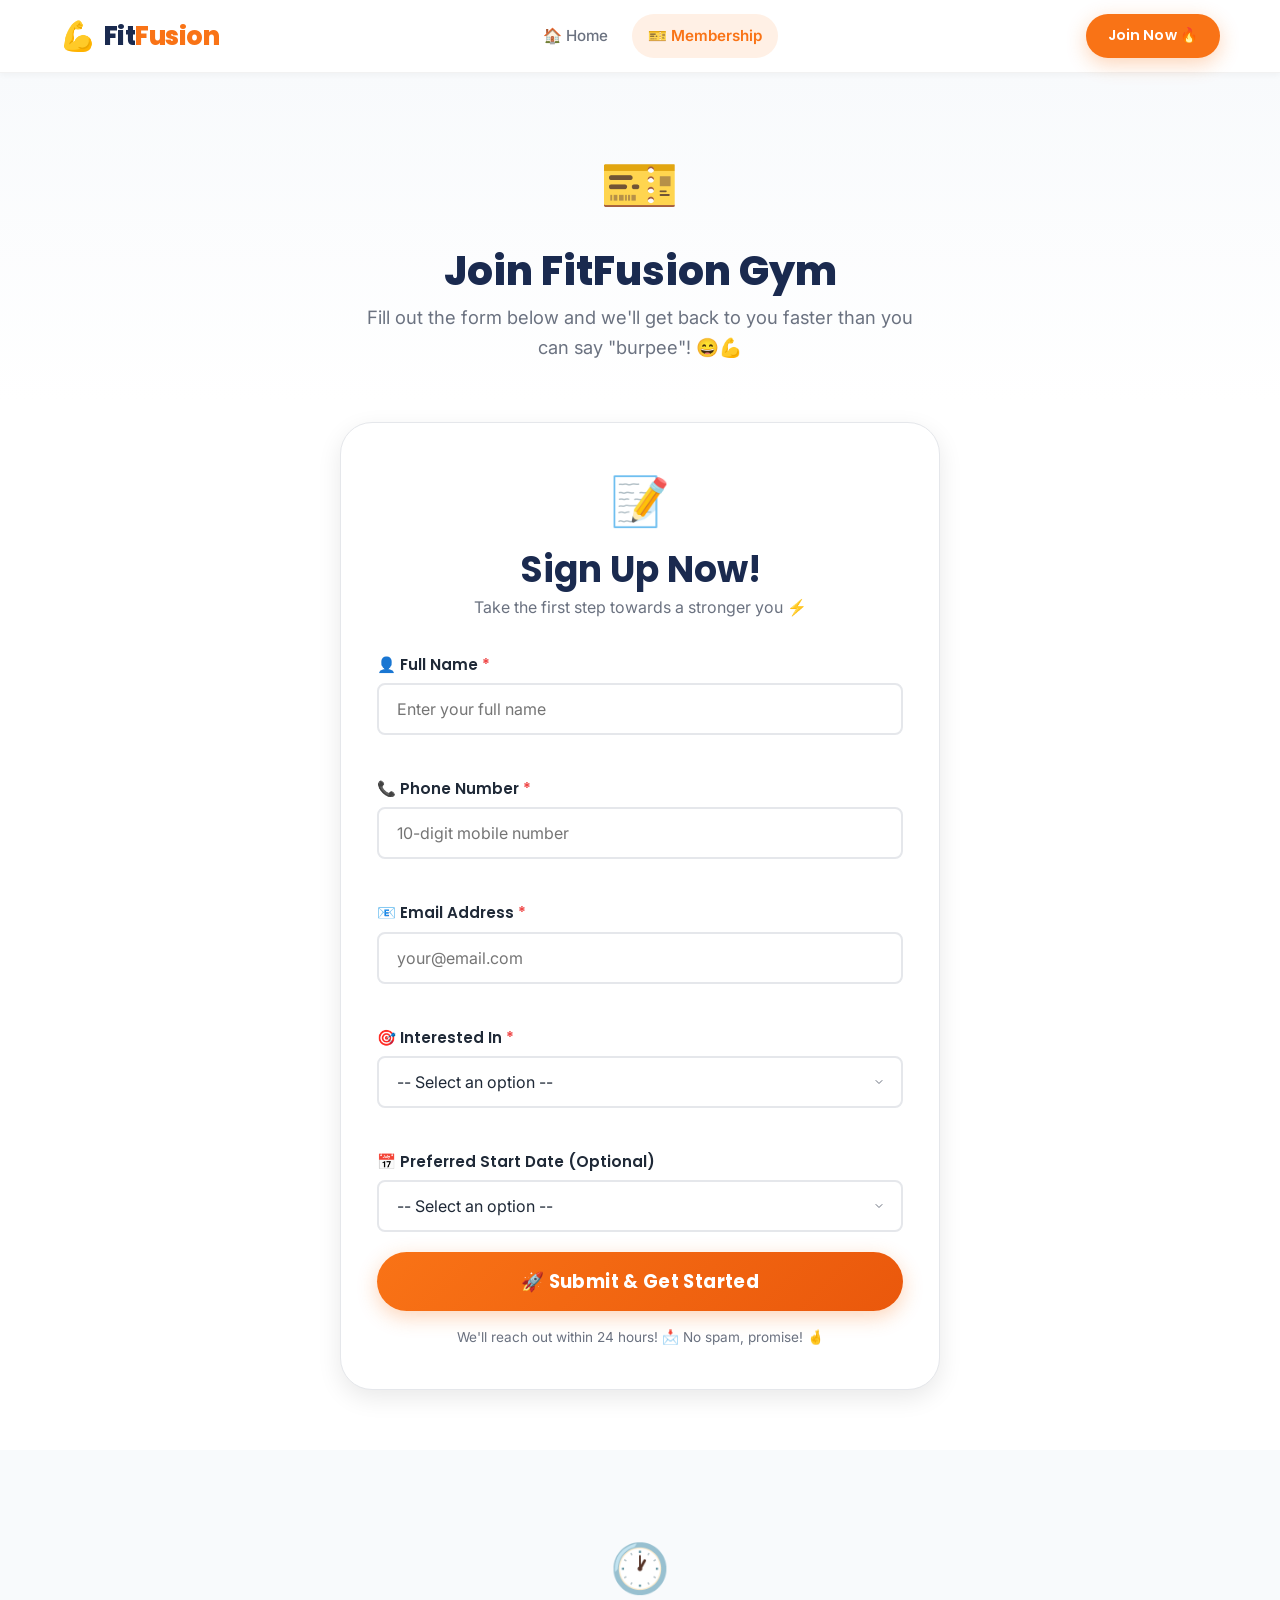
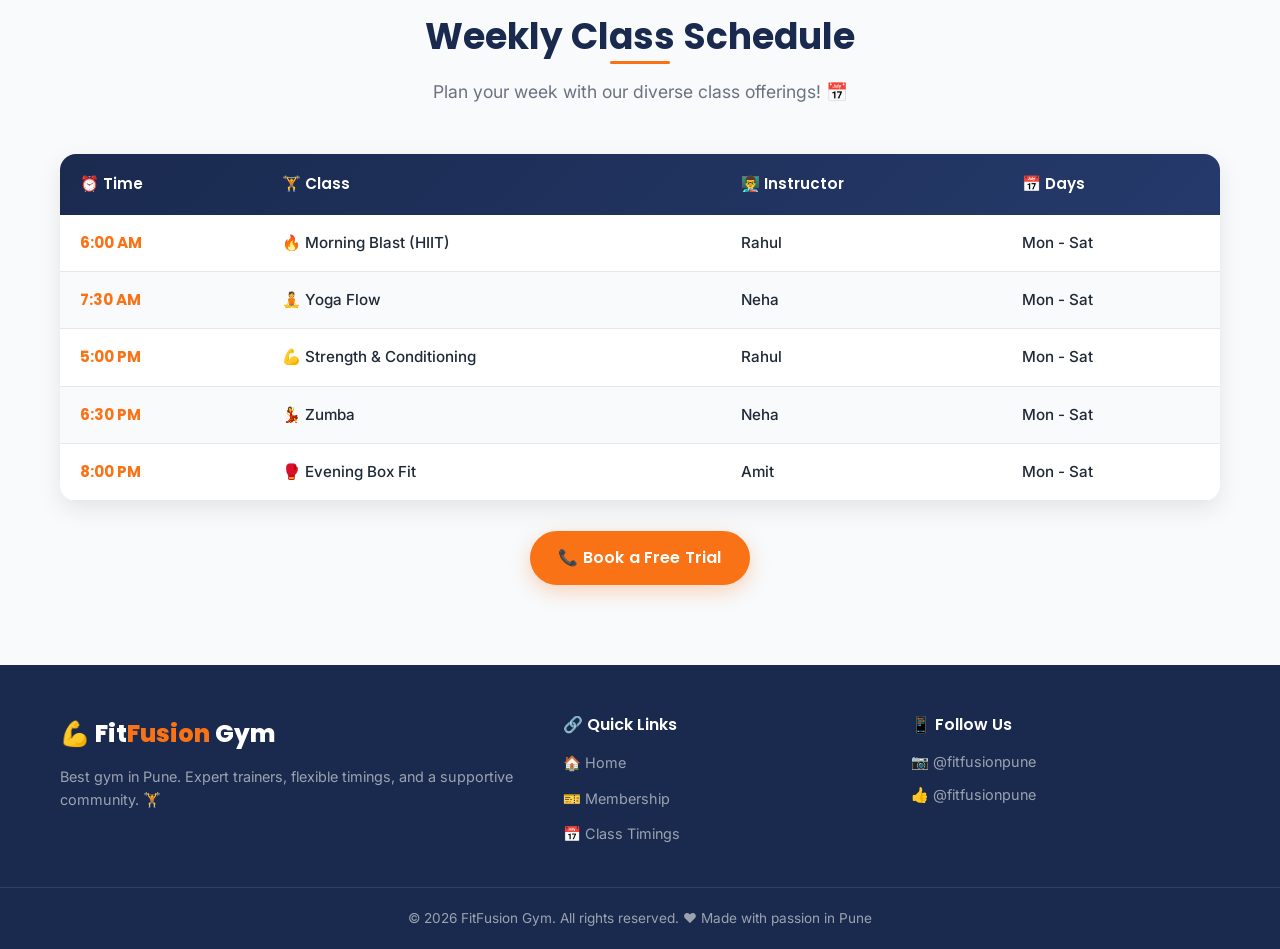
<file: membership.html>
<!DOCTYPE html>
<html lang="en">
<head>
    <meta charset="UTF-8">
    <meta name="viewport" content="width=device-width, initial-scale=1.0">
    <title>🎫 Join FitFusion Gym | Membership</title>
    <meta name="description" content="Join FitFusion Gym - Fill out the form and start your fitness journey today!">
    <link rel="preconnect" href="https://fonts.googleapis.com">
    <link rel="preconnect" href="https://fonts.gstatic.com" crossorigin>
    <link href="https://fonts.googleapis.com/css2?family=Inter:wght@300;400;500;600;700&family=Poppins:wght@500;600;700;800&display=swap" rel="stylesheet">
    <link rel="stylesheet" href="css/style.css">
    <link rel="stylesheet" href="css/responsive.css">
</head>
<body>

    <!-- ═══════════════ HEADER / NAVIGATION ═══════════════ -->
    <header class="site-header" id="site-header">
        <div class="container header-inner">
            <a href="index.html" class="logo-link" aria-label="FitFusion Gym Home">
                <span class="logo-icon">💪</span>
                <span class="logo-text">Fit<span class="logo-accent">Fusion</span></span>
            </a>
            <nav class="main-nav" id="main-nav" aria-label="Main navigation">
                <ul class="nav-list">
                    <li><a href="index.html" class="nav-link" data-page="home">🏠 Home</a></li>
                    <li><a href="membership.html" class="nav-link active" data-page="membership">🎫 Membership</a></li>
                </ul>
                <a href="membership.html" class="btn btn-accent btn-nav-cta mobile-only">Join Now 🔥</a>
            </nav>
            <a href="membership.html" class="btn btn-accent btn-nav-cta desktop-only">Join Now 🔥</a>
            <button class="hamburger" id="hamburger" aria-label="Toggle menu" aria-expanded="false">
                <span class="hamburger-line"></span>
                <span class="hamburger-line"></span>
                <span class="hamburger-line"></span>
            </button>
        </div>
    </header>

    <!-- ═══════════════ PAGE HERO ═══════════════ -->
    <section class="page-hero" id="page-hero">
        <div class="container">
            <span class="page-hero-emoji">🎫</span>
            <h1 class="page-hero-title">Join FitFusion Gym</h1>
            <p class="page-hero-subtitle">Fill out the form below and we'll get back to you faster than you can say "burpee"! 😄💪</p>
        </div>
    </section>

    <!-- ═══════════════ LEAD FORM ═══════════════ -->
    <section class="membership-form-section" id="membership-form-section">
        <div class="container">
            <div class="form-card">
                <div class="form-card-header">
                    <span class="form-emoji">📝</span>
                    <h2>Sign Up Now!</h2>
                    <p>Take the first step towards a stronger you ⚡</p>
                </div>
                <form id="membership-form" class="membership-form" novalidate>
                    <!-- Formspree mock endpoint – client will replace with real ID -->
                    <input type="hidden" name="_mock_endpoint_note" value="Replace mockgym123 with real Formspree ID">

                    <div class="form-group">
                        <label for="full-name">👤 Full Name <span class="required">*</span></label>
                        <input type="text" id="full-name" name="name" placeholder="Enter your full name" required autocomplete="name">
                        <span class="error-message" id="error-full-name"></span>
                    </div>

                    <div class="form-group">
                        <label for="phone">📞 Phone Number <span class="required">*</span></label>
                        <input type="tel" id="phone" name="phone" placeholder="10-digit mobile number" pattern="[0-9]{10}" required autocomplete="tel">
                        <span class="error-message" id="error-phone"></span>
                    </div>

                    <div class="form-group">
                        <label for="email">📧 Email Address <span class="required">*</span></label>
                        <input type="email" id="email" name="email" placeholder="your@email.com" required autocomplete="email">
                        <span class="error-message" id="error-email"></span>
                    </div>

                    <div class="form-group">
                        <label for="interest">🎯 Interested In <span class="required">*</span></label>
                        <select id="interest" name="interest" required>
                            <option value="" disabled selected>-- Select an option --</option>
                            <option value="group">👥 Group Classes</option>
                            <option value="personal">🧑‍🏫 Personal Training</option>
                            <option value="both">💪 Both</option>
                        </select>
                        <span class="error-message" id="error-interest"></span>
                    </div>

                    <div class="form-group">
                        <label for="start-date">📅 Preferred Start Date (Optional)</label>
                        <select id="start-date" name="start_date">
                            <option value="" selected>-- Select an option --</option>
                            <option value="immediate">⚡ As soon as possible</option>
                            <option value="next-week">🗓️ Next week</option>
                            <option value="next-month">📅 Next month</option>
                        </select>
                    </div>

                    <button type="submit" class="btn btn-submit" id="submit-btn">
                        🚀 Submit & Get Started
                    </button>
                    <p class="form-note">We'll reach out within 24 hours! 📩 No spam, promise! 🤞</p>
                </form>
                <div class="form-success-msg" id="form-success-msg" style="display:none;">
                    <span class="success-emoji">✅</span>
                    <p>Redirecting you... 🎉</p>
                </div>
            </div>
        </div>
    </section>

    <!-- ═══════════════ CLASS TIMINGS (REPEATED) ═══════════════ -->
    <section class="class-timings" id="class-timings-membership">
        <div class="container">
            <div class="section-header">
                <span class="section-emoji">🕐</span>
                <h2 class="section-title">Weekly Class Schedule</h2>
                <p class="section-subtitle">Plan your week with our diverse class offerings! 📅</p>
            </div>
            <div class="schedule-table-wrapper">
                <table class="schedule-table">
                    <thead>
                        <tr>
                            <th>⏰ Time</th>
                            <th>🏋️ Class</th>
                            <th>👨‍🏫 Instructor</th>
                            <th>📅 Days</th>
                        </tr>
                    </thead>
                    <tbody>
                        <tr>
                            <td data-label="⏰ Time">6:00 AM</td>
                            <td data-label="🏋️ Class">🔥 Morning Blast (HIIT)</td>
                            <td data-label="👨‍🏫 Instructor">Rahul</td>
                            <td data-label="📅 Days">Mon - Sat</td>
                        </tr>
                        <tr>
                            <td data-label="⏰ Time">7:30 AM</td>
                            <td data-label="🏋️ Class">🧘 Yoga Flow</td>
                            <td data-label="👨‍🏫 Instructor">Neha</td>
                            <td data-label="📅 Days">Mon - Sat</td>
                        </tr>
                        <tr>
                            <td data-label="⏰ Time">5:00 PM</td>
                            <td data-label="🏋️ Class">💪 Strength & Conditioning</td>
                            <td data-label="👨‍🏫 Instructor">Rahul</td>
                            <td data-label="📅 Days">Mon - Sat</td>
                        </tr>
                        <tr>
                            <td data-label="⏰ Time">6:30 PM</td>
                            <td data-label="🏋️ Class">💃 Zumba</td>
                            <td data-label="👨‍🏫 Instructor">Neha</td>
                            <td data-label="📅 Days">Mon - Sat</td>
                        </tr>
                        <tr>
                            <td data-label="⏰ Time">8:00 PM</td>
                            <td data-label="🏋️ Class">🥊 Evening Box Fit</td>
                            <td data-label="👨‍🏫 Instructor">Amit</td>
                            <td data-label="📅 Days">Mon - Sat</td>
                        </tr>
                    </tbody>
                </table>
            </div>
            <div class="schedule-cta">
                <a href="#membership-form" class="btn btn-accent">📞 Book a Free Trial</a>
            </div>
        </div>
    </section>

    <!-- ═══════════════ FOOTER ═══════════════ -->
    <footer class="site-footer" id="site-footer">
        <div class="container footer-inner">
            <div class="footer-brand">
                <span class="footer-logo">💪 Fit<span class="logo-accent">Fusion</span> Gym</span>
                <p class="footer-desc">Best gym in Pune. Expert trainers, flexible timings, and a supportive community. 🏋️</p>
            </div>
            <div class="footer-links">
                <h4 class="footer-heading">🔗 Quick Links</h4>
                <ul>
                    <li><a href="index.html">🏠 Home</a></li>
                    <li><a href="membership.html">🎫 Membership</a></li>
                    <li><a href="index.html#class-timings">📅 Class Timings</a></li>
                </ul>
            </div>
            <div class="footer-social">
                <h4 class="footer-heading">📱 Follow Us</h4>
                <div class="social-icons">
                    <a href="https://instagram.com/fitfusionpune" target="_blank" rel="noopener" class="social-icon" aria-label="Instagram">📷 @fitfusionpune</a>
                    <a href="https://facebook.com/fitfusionpune" target="_blank" rel="noopener" class="social-icon" aria-label="Facebook">👍 @fitfusionpune</a>
                </div>
            </div>
        </div>
        <div class="footer-bottom">
            <div class="container">
                <p>&copy; <span id="copyright-year">2024</span> FitFusion Gym. All rights reserved. ❤️ Made with passion in Pune</p>
            </div>
        </div>
    </footer>

    <script src="js/main.js"></script>
</body>
</html>
</file>
<file: css/style.css>
/* ═══════════════════════════════════════════════
   FITFUSION GYM - MAIN STYLESHEET (style.css)
   Colorful, modern, mobile-first design
   ═══════════════════════════════════════════════ */

/* ─── DESIGN TOKENS ─── */
:root {
    --color-primary: #1A2A4F;
    --color-primary-light: #253A6B;
    --color-accent: #F97316;
    --color-accent-hover: #EA580C;
    --color-accent-light: #FFF0E5;
    --color-bg: #FFFFFF;
    --color-bg-alt: #F8FAFC;
    --color-bg-warm: #FFF7ED;
    --color-text-dark: #1F2937;
    --color-text-light: #6B7280;
    --color-text-white: #FFFFFF;
    --color-footer-text: #9CA3AF;
    --color-border: #E5E7EB;
    --color-success: #10B981;
    --color-error: #EF4444;
    --color-gold: #FFD700;
    --color-pink: #FF6B6B;
    --color-teal: #4ECB71;

    --font-heading: 'Poppins', sans-serif;
    --font-body: 'Inter', sans-serif;

    --max-width: 1200px;
    --border-radius-sm: 8px;
    --border-radius: 16px;
    --border-radius-lg: 24px;
    --border-radius-xl: 32px;

    --shadow-sm: 0 2px 6px rgba(0, 0, 0, 0.04);
    --shadow: 0 4px 12px rgba(0, 0, 0, 0.06);
    --shadow-md: 0 8px 24px rgba(0, 0, 0, 0.09);
    --shadow-lg: 0 16px 40px rgba(0, 0, 0, 0.12);
    --shadow-orange: 0 6px 20px rgba(249, 115, 22, 0.3);

    --transition-fast: 0.2s ease;
    --transition: 0.3s ease;
    --transition-slow: 0.5s cubic-bezier(0.4, 0, 0.2, 1);
}


/* ═══════════════ RESET & BASE ═══════════════ */
*,
*::before,
*::after {
    margin: 0;
    padding: 0;
    box-sizing: border-box;
}

html {
    scroll-behavior: smooth;
    font-size: 16px;
    scroll-padding-top: 80px;
}

body {
    font-family: var(--font-body);
    font-weight: 400;
    color: var(--color-text-dark);
    background-color: var(--color-bg);
    line-height: 1.6;
    -webkit-font-smoothing: antialiased;
    -moz-osx-font-smoothing: grayscale;
    overflow-x: hidden;
}

img {
    max-width: 100%;
    height: auto;
    display: block;
}

a {
    text-decoration: none;
    color: inherit;
    transition: color var(--transition-fast);
}

ul {
    list-style: none;
}

.container {
    width: 100%;
    max-width: var(--max-width);
    margin: 0 auto;
    padding: 0 20px;
}


/* ═══════════════ TYPOGRAPHY ═══════════════ */
h1, h2, h3, h4, h5, h6 {
    font-family: var(--font-heading);
    font-weight: 700;
    line-height: 1.2;
    color: var(--color-text-dark);
}

h1 {
    font-size: 2.75rem;
    font-weight: 800;
}

h2 {
    font-size: 2.25rem;
}

h3 {
    font-size: 1.5rem;
}

p {
    color: var(--color-text-light);
    font-size: 1rem;
}


/* ═══════════════ BUTTONS ═══════════════ */
.btn {
    display: inline-flex;
    align-items: center;
    justify-content: center;
    gap: 8px;
    padding: 14px 28px;
    font-family: var(--font-heading);
    font-weight: 600;
    font-size: 1rem;
    border-radius: 50px;
    cursor: pointer;
    border: none;
    transition: all var(--transition);
    text-align: center;
    white-space: nowrap;
    letter-spacing: 0.01em;
    position: relative;
    overflow: hidden;
}

.btn::after {
    content: '';
    position: absolute;
    inset: 0;
    background: rgba(255, 255, 255, 0);
    transition: background var(--transition);
    border-radius: 50px;
}

.btn:hover::after {
    background: rgba(255, 255, 255, 0.1);
}

.btn:active {
    transform: scale(0.96);
}

.btn-primary {
    background-color: var(--color-primary);
    color: var(--color-text-white);
    box-shadow: 0 4px 14px rgba(26, 42, 79, 0.3);
}

.btn-primary:hover {
    background-color: var(--color-primary-light);
    box-shadow: 0 8px 22px rgba(26, 42, 79, 0.4);
    transform: translateY(-2px);
}

.btn-accent {
    background-color: var(--color-accent);
    color: var(--color-text-white);
    box-shadow: var(--shadow-orange);
}

.btn-accent:hover {
    background-color: var(--color-accent-hover);
    box-shadow: 0 10px 28px rgba(249, 115, 22, 0.45);
    transform: translateY(-2px);
}

.btn-cta-banner {
    background-color: var(--color-text-white);
    color: var(--color-accent);
    font-weight: 700;
    font-size: 1.1rem;
    padding: 16px 36px;
    box-shadow: 0 6px 20px rgba(0, 0, 0, 0.15);
}

.btn-cta-banner:hover {
    background-color: #FFF5EB;
    box-shadow: 0 10px 28px rgba(0, 0, 0, 0.2);
    transform: translateY(-3px);
    color: var(--color-accent-hover);
}

.btn-submit {
    background: linear-gradient(135deg, var(--color-accent), var(--color-accent-hover));
    color: var(--color-text-white);
    font-size: 1.15rem;
    font-weight: 700;
    padding: 16px 36px;
    width: 100%;
    box-shadow: var(--shadow-orange);
    letter-spacing: 0.02em;
}

.btn-submit:hover {
    box-shadow: 0 12px 30px rgba(249, 115, 22, 0.5);
    transform: translateY(-3px);
}

.btn-nav-cta {
    padding: 10px 22px;
    font-size: 0.9rem;
    font-weight: 600;
    border-radius: 50px;
}

.desktop-only {
    display: inline-flex;
}

.mobile-only {
    display: none;
}


/* ═══════════════ HEADER & NAVIGATION ═══════════════ */
.site-header {
    position: sticky;
    top: 0;
    z-index: 1000;
    background: rgba(255, 255, 255, 0.92);
    backdrop-filter: blur(16px);
    -webkit-backdrop-filter: blur(16px);
    border-bottom: 1px solid rgba(0, 0, 0, 0.05);
    box-shadow: var(--shadow-sm);
    transition: all var(--transition);
}

.header-inner {
    display: flex;
    align-items: center;
    justify-content: space-between;
    padding: 0 20px;
    height: 72px;
}

.logo-link {
    display: flex;
    align-items: center;
    gap: 8px;
    font-family: var(--font-heading);
    font-size: 1.6rem;
    font-weight: 800;
    color: var(--color-primary);
    z-index: 1001;
}

.logo-icon {
    font-size: 1.8rem;
    animation: bounce-logo 2s ease-in-out infinite;
}

@keyframes bounce-logo {
    0%, 100% { transform: translateY(0); }
    50% { transform: translateY(-6px); }
}

.logo-text {
    letter-spacing: -0.02em;
}

.logo-accent {
    color: var(--color-accent);
}

.main-nav {
    display: flex;
    align-items: center;
}

.nav-list {
    display: flex;
    align-items: center;
    gap: 8px;
}

.nav-link {
    display: flex;
    align-items: center;
    gap: 4px;
    padding: 10px 16px;
    border-radius: 50px;
    font-weight: 500;
    font-size: 0.95rem;
    color: var(--color-text-light);
    transition: all var(--transition-fast);
    position: relative;
}

.nav-link:hover {
    color: var(--color-accent);
    background-color: var(--color-accent-light);
}

.nav-link.active {
    color: var(--color-accent);
    font-weight: 600;
    background-color: var(--color-accent-light);
}

/* Hamburger */
.hamburger {
    display: none;
    flex-direction: column;
    justify-content: center;
    align-items: center;
    gap: 5px;
    width: 40px;
    height: 40px;
    background: none;
    border: none;
    cursor: pointer;
    z-index: 1001;
    padding: 4px;
    border-radius: 8px;
    transition: background var(--transition-fast);
}

.hamburger:hover {
    background-color: var(--color-bg-alt);
}

.hamburger-line {
    display: block;
    width: 26px;
    height: 2.5px;
    background-color: var(--color-primary);
    border-radius: 2px;
    transition: all var(--transition);
    transform-origin: center;
}

/* Hamburger active state */
.hamburger.active .hamburger-line:nth-child(1) {
    transform: translateY(7.5px) rotate(45deg);
}

.hamburger.active .hamburger-line:nth-child(2) {
    opacity: 0;
    transform: scaleX(0);
}

.hamburger.active .hamburger-line:nth-child(3) {
    transform: translateY(-7.5px) rotate(-45deg);
}


/* ═══════════════ HERO SECTION ═══════════════ */
.hero {
    position: relative;
    min-height: 85vh;
    display: flex;
    align-items: center;
    justify-content: center;
    background: url('https://images.unsplash.com/photo-1534438327276-14e5300c3a48?w=1600') center/cover no-repeat;
    background-attachment: fixed;
    overflow: hidden;
}

.hero-overlay {
    position: absolute;
    inset: 0;
    background: linear-gradient(
        160deg,
        rgba(26, 42, 79, 0.88) 0%,
        rgba(26, 42, 79, 0.75) 40%,
        rgba(249, 115, 22, 0.35) 100%
    );
    z-index: 1;
}

.hero-content {
    position: relative;
    z-index: 2;
    text-align: center;
    color: var(--color-text-white);
    padding: 40px 20px;
    animation: fadeInUp 0.8s ease-out;
}

@keyframes fadeInUp {
    from {
        opacity: 0;
        transform: translateY(30px);
    }
    to {
        opacity: 1;
        transform: translateY(0);
    }
}

.hero-badge {
    display: inline-block;
    background: rgba(255, 255, 255, 0.15);
    backdrop-filter: blur(8px);
    color: var(--color-gold);
    padding: 8px 20px;
    border-radius: 50px;
    font-weight: 600;
    font-size: 0.9rem;
    letter-spacing: 0.05em;
    margin-bottom: 24px;
    border: 1px solid rgba(255, 215, 0, 0.3);
}

.hero-title {
    font-size: 4rem;
    font-weight: 800;
    color: #FFFFFF;
    margin-bottom: 16px;
    letter-spacing: -0.02em;
    text-shadow: 0 4px 20px rgba(0, 0, 0, 0.3);
    line-height: 1.1;
}

.hero-title-accent {
    color: var(--color-accent);
    position: relative;
}

.hero-tagline {
    font-size: 1.2rem;
    color: rgba(255, 255, 255, 0.9);
    max-width: 650px;
    margin: 0 auto 36px;
    line-height: 1.7;
    font-weight: 400;
}

.hero-buttons {
    display: flex;
    flex-wrap: wrap;
    gap: 16px;
    justify-content: center;
    margin-bottom: 48px;
}

.hero-buttons .btn {
    font-size: 1.05rem;
    padding: 16px 32px;
}

.hero-stats {
    display: flex;
    flex-wrap: wrap;
    gap: 32px;
    justify-content: center;
    padding-top: 24px;
    border-top: 1px solid rgba(255, 255, 255, 0.2);
}

.hero-stat {
    display: flex;
    flex-direction: column;
    align-items: center;
    gap: 4px;
}

.hero-stat-num {
    font-family: var(--font-heading);
    font-size: 2.2rem;
    font-weight: 800;
    color: var(--color-accent);
    line-height: 1;
}

.hero-stat-label {
    font-size: 0.9rem;
    color: rgba(255, 255, 255, 0.7);
    font-weight: 500;
}


/* ═══════════════ SECTION HEADERS ═══════════════ */
.section-header {
    text-align: center;
    margin-bottom: 48px;
}

.section-emoji {
    font-size: 3rem;
    display: block;
    margin-bottom: 8px;
    animation: pulse-emoji 3s ease-in-out infinite;
}

@keyframes pulse-emoji {
    0%, 100% { transform: scale(1); }
    50% { transform: scale(1.15); }
}

.section-title {
    color: var(--color-primary);
    margin-bottom: 8px;
    position: relative;
    display: inline-block;
}

.section-title::after {
    content: '';
    position: absolute;
    bottom: -6px;
    left: 50%;
    transform: translateX(-50%);
    width: 60px;
    height: 3px;
    background: var(--color-accent);
    border-radius: 2px;
}

.section-subtitle {
    font-size: 1.1rem;
    color: var(--color-text-light);
    margin-top: 12px;
}


/* ═══════════════ CLASS TIMINGS ═══════════════ */
.class-timings {
    padding: 80px 0;
    background-color: var(--color-bg-alt);
}

.schedule-table-wrapper {
    overflow-x: auto;
    border-radius: var(--border-radius);
    box-shadow: var(--shadow-md);
    background: var(--color-bg);
}

.schedule-table {
    width: 100%;
    border-collapse: collapse;
    min-width: 600px;
}

.schedule-table thead {
    background: linear-gradient(135deg, var(--color-primary), var(--color-primary-light));
}

.schedule-table th {
    color: #FFFFFF;
    padding: 18px 20px;
    font-family: var(--font-heading);
    font-weight: 600;
    font-size: 0.95rem;
    text-align: left;
    white-space: nowrap;
}

.schedule-table tbody tr {
    border-bottom: 1px solid var(--color-border);
    transition: background var(--transition-fast);
}

.schedule-table tbody tr:nth-child(even) {
    background-color: #F9FAFB;
}

.schedule-table tbody tr:hover {
    background-color: var(--color-accent-light);
}

.schedule-table td {
    padding: 16px 20px;
    font-size: 0.95rem;
    color: var(--color-text-dark);
    font-weight: 500;
}

.schedule-table td:first-child {
    font-weight: 700;
    color: var(--color-accent);
    font-family: var(--font-heading);
}


/* ═══════════════ TRAINER PROFILES ═══════════════ */
.trainers {
    padding: 80px 0;
    background: linear-gradient(180deg, #FFFFFF 0%, var(--color-bg-warm) 100%);
}

.trainer-grid {
    display: grid;
    grid-template-columns: repeat(3, 1fr);
    gap: 28px;
}

.trainer-card {
    background: var(--color-bg);
    border-radius: var(--border-radius-lg);
    overflow: hidden;
    box-shadow: var(--shadow);
    transition: all var(--transition-slow);
    border: 1px solid var(--color-border);
}

.trainer-card:hover {
    transform: translateY(-8px);
    box-shadow: var(--shadow-lg);
    border-color: var(--color-accent);
}

.trainer-img-wrapper {
    position: relative;
    overflow: hidden;
    aspect-ratio: 1 / 1;
    background-color: #E5E7EB;
}

.trainer-img {
    width: 100%;
    height: 100%;
    object-fit: cover;
    transition: transform var(--transition-slow);
}

.trainer-card:hover .trainer-img {
    transform: scale(1.06);
}

.trainer-badge {
    position: absolute;
    bottom: 12px;
    left: 12px;
    background: rgba(26, 42, 79, 0.9);
    color: var(--color-gold);
    padding: 6px 16px;
    border-radius: 50px;
    font-size: 0.8rem;
    font-weight: 600;
    backdrop-filter: blur(4px);
}

.trainer-info {
    padding: 20px 24px 24px;
}

.trainer-name {
    font-size: 1.3rem;
    color: var(--color-primary);
    margin-bottom: 2px;
}

.trainer-role {
    color: var(--color-accent);
    font-weight: 600;
    font-size: 0.9rem;
    margin-bottom: 8px;
}

.trainer-classes {
    font-size: 0.9rem;
    color: var(--color-text-dark);
    margin-bottom: 8px;
    font-weight: 500;
}

.trainer-bio {
    font-size: 0.85rem;
    color: var(--color-text-light);
    line-height: 1.5;
}

.trainer-social {
    margin-top: 15px;
    display: flex;
    gap: 15px;
    border-top: 1px solid var(--color-border);
    padding-top: 12px;
}

.trainer-social a {
    font-size: 1.2rem;
    transition: transform var(--transition-fast);
    filter: grayscale(1);
}

.trainer-social a:hover {
    transform: scale(1.2);
    filter: grayscale(0);
}


/* ═══════════════ CTA BANNER ═══════════════ */
.cta-banner {
    padding: 60px 0;
    background: linear-gradient(135deg, var(--color-accent), #FB8C3C);
    position: relative;
    overflow: hidden;
}

.cta-banner::before {
    content: '';
    position: absolute;
    top: -50%;
    right: -10%;
    width: 300px;
    height: 300px;
    background: rgba(255, 255, 255, 0.06);
    border-radius: 50%;
    animation: float-bubble 8s ease-in-out infinite;
}

.cta-banner::after {
    content: '';
    position: absolute;
    bottom: -30%;
    left: -5%;
    width: 200px;
    height: 200px;
    background: rgba(255, 255, 255, 0.04);
    border-radius: 50%;
    animation: float-bubble 10s ease-in-out infinite reverse;
}

@keyframes float-bubble {
    0%, 100% { transform: translate(0, 0) scale(1); }
    50% { transform: translate(30px, -30px) scale(1.2); }
}

.cta-banner-inner {
    position: relative;
    z-index: 1;
    display: flex;
    align-items: center;
    justify-content: space-between;
    flex-wrap: wrap;
    gap: 28px;
}

.cta-banner-content {
    flex: 1 1 300px;
}

.cta-emoji {
    font-size: 3rem;
    display: block;
    margin-bottom: 8px;
}

.cta-title {
    color: #FFFFFF;
    font-size: 2rem;
    margin-bottom: 8px;
}

.cta-subtitle {
    color: rgba(255, 255, 255, 0.9);
    font-size: 1.1rem;
}

.schedule-cta {
    text-align: center;
    margin-top: 30px;
}


/* ═══════════════ PAGE HERO (MEMBERSHIP) ═══════════════ */
.page-hero {
    padding: 60px 0 40px;
    background: linear-gradient(180deg, var(--color-bg-alt) 0%, #FFFFFF 100%);
    text-align: center;
}

.page-hero-emoji {
    font-size: 4rem;
    display: block;
    margin-bottom: 12px;
}

.page-hero-title {
    color: var(--color-primary);
    font-size: 2.5rem;
    margin-bottom: 8px;
}

.page-hero-subtitle {
    color: var(--color-text-light);
    font-size: 1.15rem;
    max-width: 550px;
    margin: 0 auto;
}


/* ═══════════════ MEMBERSHIP FORM ═══════════════ */
.membership-form-section {
    padding: 20px 0 60px;
}

.form-card {
    max-width: 600px;
    margin: 0 auto;
    background: var(--color-bg);
    border-radius: var(--border-radius-xl);
    box-shadow: var(--shadow-md);
    padding: 40px 36px;
    border: 1px solid var(--color-border);
    transition: box-shadow var(--transition);
}

.form-card:hover {
    box-shadow: var(--shadow-lg);
}

.form-card-header {
    text-align: center;
    margin-bottom: 32px;
}

.form-emoji {
    font-size: 3rem;
    display: block;
    margin-bottom: 8px;
}

.form-card-header h2 {
    color: var(--color-primary);
    margin-bottom: 4px;
}

.form-card-header p {
    color: var(--color-text-light);
}

.form-group {
    margin-bottom: 20px;
    position: relative;
}

.form-group label {
    display: block;
    font-weight: 600;
    color: var(--color-text-dark);
    margin-bottom: 6px;
    font-size: 0.95rem;
    font-family: var(--font-heading);
}

.required {
    color: var(--color-error);
}

.form-group input,
.form-group select {
    width: 100%;
    padding: 14px 18px;
    font-family: var(--font-body);
    font-size: 1rem;
    border: 2px solid var(--color-border);
    border-radius: var(--border-radius-sm);
    background: var(--color-bg);
    color: var(--color-text-dark);
    transition: all var(--transition-fast);
    appearance: none;
    -webkit-appearance: none;
}

.form-group select {
    background-image: url("data:image/svg+xml,%3Csvg xmlns='http://www.w3.org/2000/svg' width='12' height='12' viewBox='0 0 24 24' fill='none' stroke='%236B7280' stroke-width='2' stroke-linecap='round' stroke-linejoin='round'%3E%3Cpolyline points='6 9 12 15 18 9'%3E%3C/polyline%3E%3C/svg%3E");
    background-repeat: no-repeat;
    background-position: right 16px center;
    padding-right: 44px;
    cursor: pointer;
}

.form-group input:focus,
.form-group select:focus {
    outline: none;
    border-color: var(--color-accent);
    box-shadow: 0 0 0 4px rgba(249, 115, 22, 0.1);
    background-color: #FFFAF5;
}

.form-group input.input-error,
.form-group select.input-error {
    border-color: var(--color-error);
    box-shadow: 0 0 0 4px rgba(239, 68, 68, 0.08);
    background-color: #FFF5F5;
}

.form-group input.input-success,
.form-group select.input-success {
    border-color: var(--color-success);
    box-shadow: 0 0 0 4px rgba(16, 185, 129, 0.08);
}

.error-message {
    display: block;
    color: var(--color-error);
    font-size: 0.8rem;
    font-weight: 500;
    margin-top: 4px;
    min-height: 18px;
    transition: all var(--transition-fast);
}

.form-note {
    text-align: center;
    color: var(--color-text-light);
    font-size: 0.85rem;
    margin-top: 16px;
}

.form-success-msg {
    text-align: center;
    padding: 20px;
}

.success-emoji {
    font-size: 4rem;
    display: block;
    margin-bottom: 12px;
}


/* ═══════════════ THANK YOU PAGE ═══════════════ */
.thankyou-body {
    background: linear-gradient(160deg, var(--color-bg-alt) 0%, var(--color-bg-warm) 100%);
    min-height: 100vh;
    display: flex;
    flex-direction: column;
}

.thankyou-main {
    flex: 1;
    display: flex;
    align-items: center;
    justify-content: center;
    padding: 60px 20px;
}

.thankyou-card {
    background: var(--color-bg);
    border-radius: var(--border-radius-xl);
    padding: 50px 40px;
    text-align: center;
    max-width: 550px;
    width: 100%;
    box-shadow: var(--shadow-lg);
    border: 2px solid var(--color-accent);
    animation: popIn 0.6s cubic-bezier(0.175, 0.885, 0.32, 1.275);
    position: relative;
    overflow: hidden;
}

.thankyou-card::before {
    content: '';
    position: absolute;
    top: -40px;
    right: -40px;
    width: 120px;
    height: 120px;
    background: rgba(249, 115, 22, 0.08);
    border-radius: 50%;
}

.thankyou-card::after {
    content: '';
    position: absolute;
    bottom: -30px;
    left: -30px;
    width: 90px;
    height: 90px;
    background: rgba(26, 42, 79, 0.06);
    border-radius: 50%;
}

@keyframes popIn {
    0% {
        opacity: 0;
        transform: scale(0.8);
    }
    100% {
        opacity: 1;
        transform: scale(1);
    }
}

.thankyou-emoji {
    font-size: 5rem;
    display: block;
    margin-bottom: 16px;
    animation: bounce-emoji 1s ease-in-out infinite;
    position: relative;
    z-index: 1;
}

@keyframes bounce-emoji {
    0%, 100% { transform: translateY(0); }
    50% { transform: translateY(-15px); }
}

.thankyou-title {
    color: var(--color-primary);
    font-size: 2.5rem;
    margin-bottom: 12px;
    position: relative;
    z-index: 1;
}

.thankyou-message {
    color: var(--color-text-dark);
    font-size: 1.15rem;
    line-height: 1.7;
    margin-bottom: 8px;
    position: relative;
    z-index: 1;
}

.thankyou-submessage {
    color: var(--color-accent);
    font-weight: 600;
    font-size: 1.05rem;
    margin-bottom: 32px;
    position: relative;
    z-index: 1;
}

.thankyou-buttons {
    display: flex;
    flex-wrap: wrap;
    gap: 14px;
    justify-content: center;
    margin-bottom: 24px;
    position: relative;
    z-index: 1;
}

.thankyou-social {
    position: relative;
    z-index: 1;
    color: var(--color-text-light);
    font-size: 0.9rem;
}

.thankyou-social a {
    color: var(--color-accent);
    font-weight: 600;
}

.thankyou-social a:hover {
    text-decoration: underline;
}


/* ═══════════════ FOOTER ═══════════════ */
.site-footer {
    background-color: var(--color-primary);
    color: var(--color-footer-text);
    padding: 50px 0 0;
}

.footer-inner {
    display: grid;
    grid-template-columns: 1.5fr 1fr 1fr;
    gap: 40px;
    padding-bottom: 40px;
}

.footer-logo {
    font-family: var(--font-heading);
    font-size: 1.5rem;
    font-weight: 800;
    color: #FFFFFF;
    display: block;
    margin-bottom: 12px;
}

.footer-desc {
    color: var(--color-footer-text);
    font-size: 0.9rem;
    line-height: 1.6;
}

.footer-heading {
    color: #FFFFFF;
    font-size: 1rem;
    margin-bottom: 16px;
    font-weight: 600;
}

.footer-links ul {
    display: flex;
    flex-direction: column;
    gap: 10px;
}

.footer-links a {
    color: var(--color-footer-text);
    font-size: 0.9rem;
    transition: color var(--transition-fast);
}

.footer-links a:hover {
    color: var(--color-accent);
}

.social-icons {
    display: flex;
    flex-direction: column;
    gap: 10px;
}

.social-icon {
    color: var(--color-footer-text);
    font-size: 0.9rem;
    transition: color var(--transition-fast);
}

.social-icon:hover {
    color: var(--color-accent);
}

.footer-bottom {
    border-top: 1px solid rgba(255, 255, 255, 0.1);
    padding: 20px 0;
    text-align: center;
}

.footer-bottom p {
    color: var(--color-footer-text);
    font-size: 0.85rem;
}


/* ═══════════════ UTILITY ═══════════════ */
.sr-only {
    position: absolute;
    width: 1px;
    height: 1px;
    padding: 0;
    margin: -1px;
    overflow: hidden;
    clip: rect(0, 0, 0, 0);
    white-space: nowrap;
    border: 0;
}


/* ═══════════════ SCROLLBAR STYLING ═══════════════ */
::-webkit-scrollbar {
    width: 8px;
}

::-webkit-scrollbar-track {
    background: var(--color-bg-alt);
}

::-webkit-scrollbar-thumb {
    background: var(--color-accent);
    border-radius: 4px;
}

::-webkit-scrollbar-thumb:hover {
    background: var(--color-accent-hover);
}


/* ═══════════════ SELECTION ═══════════════ */
::selection {
    background-color: var(--color-accent);
    color: #FFFFFF;
}
</file>
<file: css/responsive.css>
/* ═══════════════════════════════════════════════
   FITFUSION GYM - RESPONSIVE STYLESHEET (responsive.css)
   Breakpoints: 1024px, 768px, 480px
   ═══════════════════════════════════════════════ */

/* ─── TABLET: max-width 1024px ─── */
@media (max-width: 1024px) {
    .hero-title {
        font-size: 3.25rem;
    }

    .hero-stats {
        gap: 24px;
    }

    .hero-stat-num {
        font-size: 1.8rem;
    }

    .trainer-grid {
        grid-template-columns: repeat(2, 1fr);
        gap: 22px;
    }

    .schedule-table th,
    .schedule-table td {
        padding: 14px 14px;
        font-size: 0.88rem;
    }

    .cta-title {
        font-size: 1.75rem;
    }

    .footer-inner {
        grid-template-columns: 1fr 1fr;
        gap: 30px;
    }

    .footer-brand {
        grid-column: 1 / -1;
    }

    .page-hero-title {
        font-size: 2.2rem;
    }
}


/* ─── MOBILE: max-width 768px ─── */
@media (max-width: 768px) {
    /* Header & Navigation */
    .site-header {
        height: auto;
    }

    .header-inner {
        height: 64px;
    }

    .desktop-only {
        display: none;
    }

    .mobile-only {
        display: inline-flex;
    }

    .hamburger {
        display: flex;
    }

    .main-nav {
        position: fixed;
        top: 0;
        right: -100%;
        width: 280px;
        height: 100vh;
        height: 100dvh;
        background: rgba(255, 255, 255, 0.98);
        backdrop-filter: blur(20px);
        -webkit-backdrop-filter: blur(20px);
        flex-direction: column;
        justify-content: center;
        align-items: center;
        transition: right var(--transition-slow);
        box-shadow: -8px 0 30px rgba(0, 0, 0, 0.12);
        z-index: 1000;
        padding: 40px 20px;
    }

    .main-nav.active {
        right: 0;
    }

    .nav-list {
        flex-direction: column;
        gap: 6px;
        width: 100%;
    }

    .nav-link {
        width: 100%;
        justify-content: center;
        padding: 14px 20px;
        font-size: 1.1rem;
        border-radius: 12px;
    }

    .btn-nav-cta.mobile-only {
        margin-top: 20px;
        width: 100%;
        justify-content: center;
        padding: 14px 24px;
        font-size: 1rem;
    }

    /* Hero */
    .hero {
        min-height: 70vh;
        background-attachment: scroll;
    }

    .hero-title {
        font-size: 2.5rem;
    }

    .hero-tagline {
        font-size: 1rem;
    }

    .hero-buttons {
        flex-direction: column;
        align-items: stretch;
        width: 100%;
        max-width: 340px;
        margin-left: auto;
        margin-right: auto;
    }

    .hero-buttons .btn {
        width: 100%;
        justify-content: center;
    }

    .hero-stats {
        gap: 16px;
    }

    .hero-stat-num {
        font-size: 1.5rem;
    }

    .hero-stat-label {
        font-size: 0.8rem;
    }

    /* Sections */
    .section-title {
        font-size: 1.8rem;
    }

    .section-subtitle {
        font-size: 1rem;
    }

    /* Class Timings - Stacked Cards */
    .schedule-table-wrapper {
        box-shadow: none;
        background: transparent;
    }

    .schedule-table {
        min-width: unset;
        border-collapse: separate;
        border-spacing: 0 12px;
    }

    .schedule-table thead {
        display: none;
    }

    .schedule-table tbody {
        display: flex;
        flex-direction: column;
        gap: 12px;
    }

    .schedule-table tbody tr {
        display: flex;
        flex-direction: column;
        background: var(--color-bg);
        border-radius: var(--border-radius);
        box-shadow: var(--shadow);
        padding: 16px 20px;
        border: 1px solid var(--color-border);
        border-bottom: 1px solid var(--color-border);
        transition: all var(--transition-fast);
    }

    .schedule-table tbody tr:nth-child(even) {
        background-color: var(--color-bg);
    }

    .schedule-table tbody tr:hover {
        background-color: var(--color-accent-light);
        border-color: var(--color-accent);
        transform: translateY(-2px);
        box-shadow: var(--shadow-md);
    }

    .schedule-table td {
        display: flex;
        align-items: center;
        gap: 8px;
        padding: 6px 0;
        border: none;
        font-size: 0.9rem;
    }

    .schedule-table td::before {
        content: attr(data-label);
        font-weight: 700;
        color: var(--color-primary);
        font-family: var(--font-heading);
        font-size: 0.8rem;
        min-width: 80px;
        flex-shrink: 0;
    }

    .schedule-table td:first-child {
        color: var(--color-accent);
        font-weight: 700;
        font-size: 1rem;
    }

    /* Trainer Grid */
    .trainer-grid {
        grid-template-columns: 1fr;
        max-width: 420px;
        margin: 0 auto;
        gap: 24px;
    }

    /* CTA Banner */
    .cta-banner-inner {
        flex-direction: column;
        text-align: center;
    }

    .cta-title {
        font-size: 1.5rem;
    }

    .cta-banner-inner .btn-cta-banner {
        width: 100%;
        justify-content: center;
    }

    /* Footer */
    .footer-inner {
        grid-template-columns: 1fr;
        gap: 28px;
        text-align: center;
    }

    .footer-links ul {
        align-items: center;
    }

    .social-icons {
        align-items: center;
    }

    /* Membership Page */
    .page-hero-title {
        font-size: 1.8rem;
    }

    .page-hero-subtitle {
        font-size: 1rem;
    }

    .form-card {
        padding: 28px 20px;
        border-radius: var(--border-radius-lg);
    }

    /* Thank You Page */
    .thankyou-card {
        padding: 36px 24px;
    }

    .thankyou-title {
        font-size: 2rem;
    }

    .thankyou-message {
        font-size: 1rem;
    }

    .thankyou-buttons {
        flex-direction: column;
        align-items: stretch;
    }

    .thankyou-buttons .btn {
        width: 100%;
        justify-content: center;
    }
}


/* ─── SMALL MOBILE: max-width 480px ─── */
@media (max-width: 480px) {
    html {
        font-size: 15px;
    }

    .container {
        padding: 0 16px;
    }

    .hero {
        min-height: 65vh;
    }

    .hero-title {
        font-size: 2rem;
    }

    .hero-badge {
        font-size: 0.75rem;
        padding: 6px 14px;
    }

    .hero-tagline {
        font-size: 0.9rem;
    }

    .hero-buttons .btn {
        padding: 14px 22px;
        font-size: 0.95rem;
    }

    .hero-stats {
        gap: 12px;
        flex-wrap: wrap;
    }

    .hero-stat-num {
        font-size: 1.3rem;
    }

    .section-title {
        font-size: 1.5rem;
    }

    .section-emoji {
        font-size: 2.2rem;
    }

    .cta-banner {
        padding: 40px 0;
    }

    .cta-title {
        font-size: 1.3rem;
    }

    .cta-subtitle {
        font-size: 0.9rem;
    }

    .cta-banner-inner .btn-cta-banner {
        padding: 14px 24px;
        font-size: 1rem;
    }

    .form-card {
        padding: 24px 16px;
    }

    .form-group input,
    .form-group select {
        padding: 12px 14px;
        font-size: 0.95rem;
    }

    .btn-submit {
        font-size: 1rem;
        padding: 14px 24px;
    }

    .thankyou-card {
        padding: 28px 18px;
    }

    .thankyou-emoji {
        font-size: 3.5rem;
    }

    .thankyou-title {
        font-size: 1.6rem;
    }

    .logo-text {
        font-size: 1.3rem;
    }

    .logo-icon {
        font-size: 1.5rem;
    }
}
</file>
